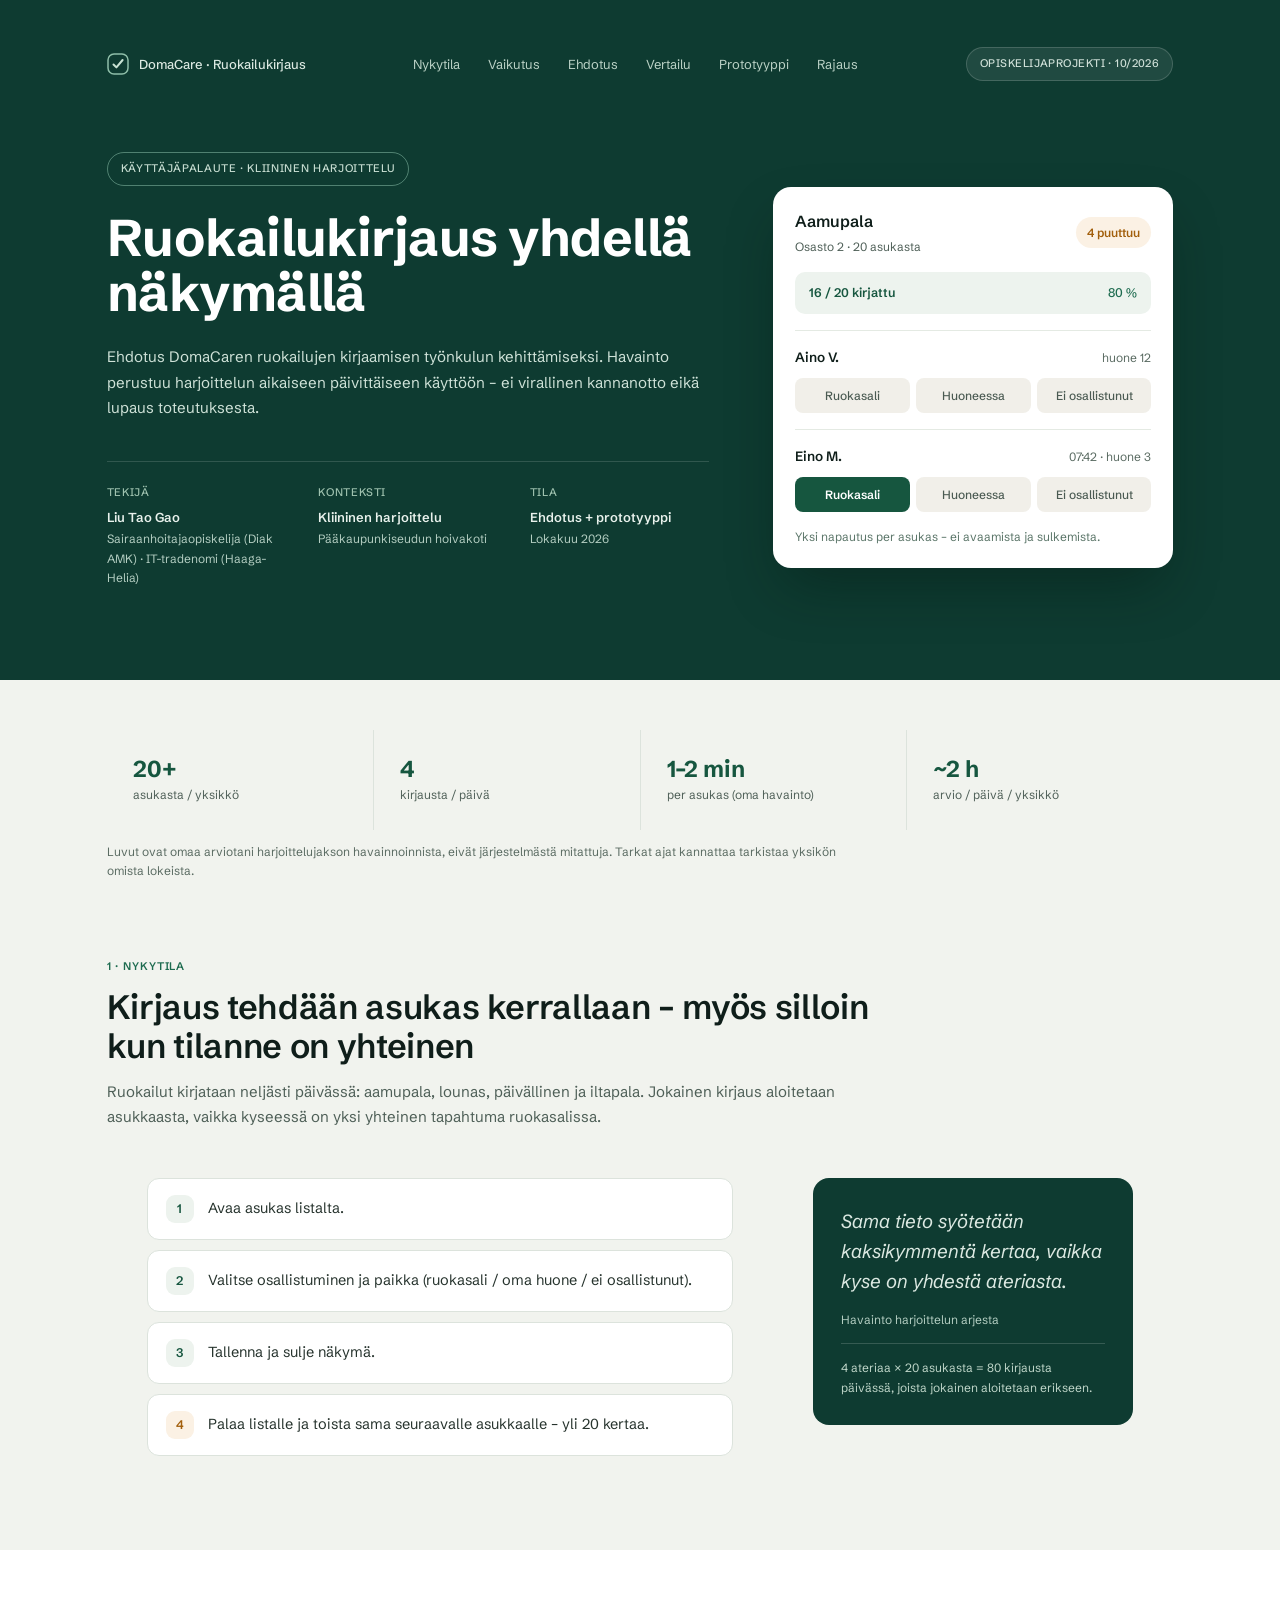
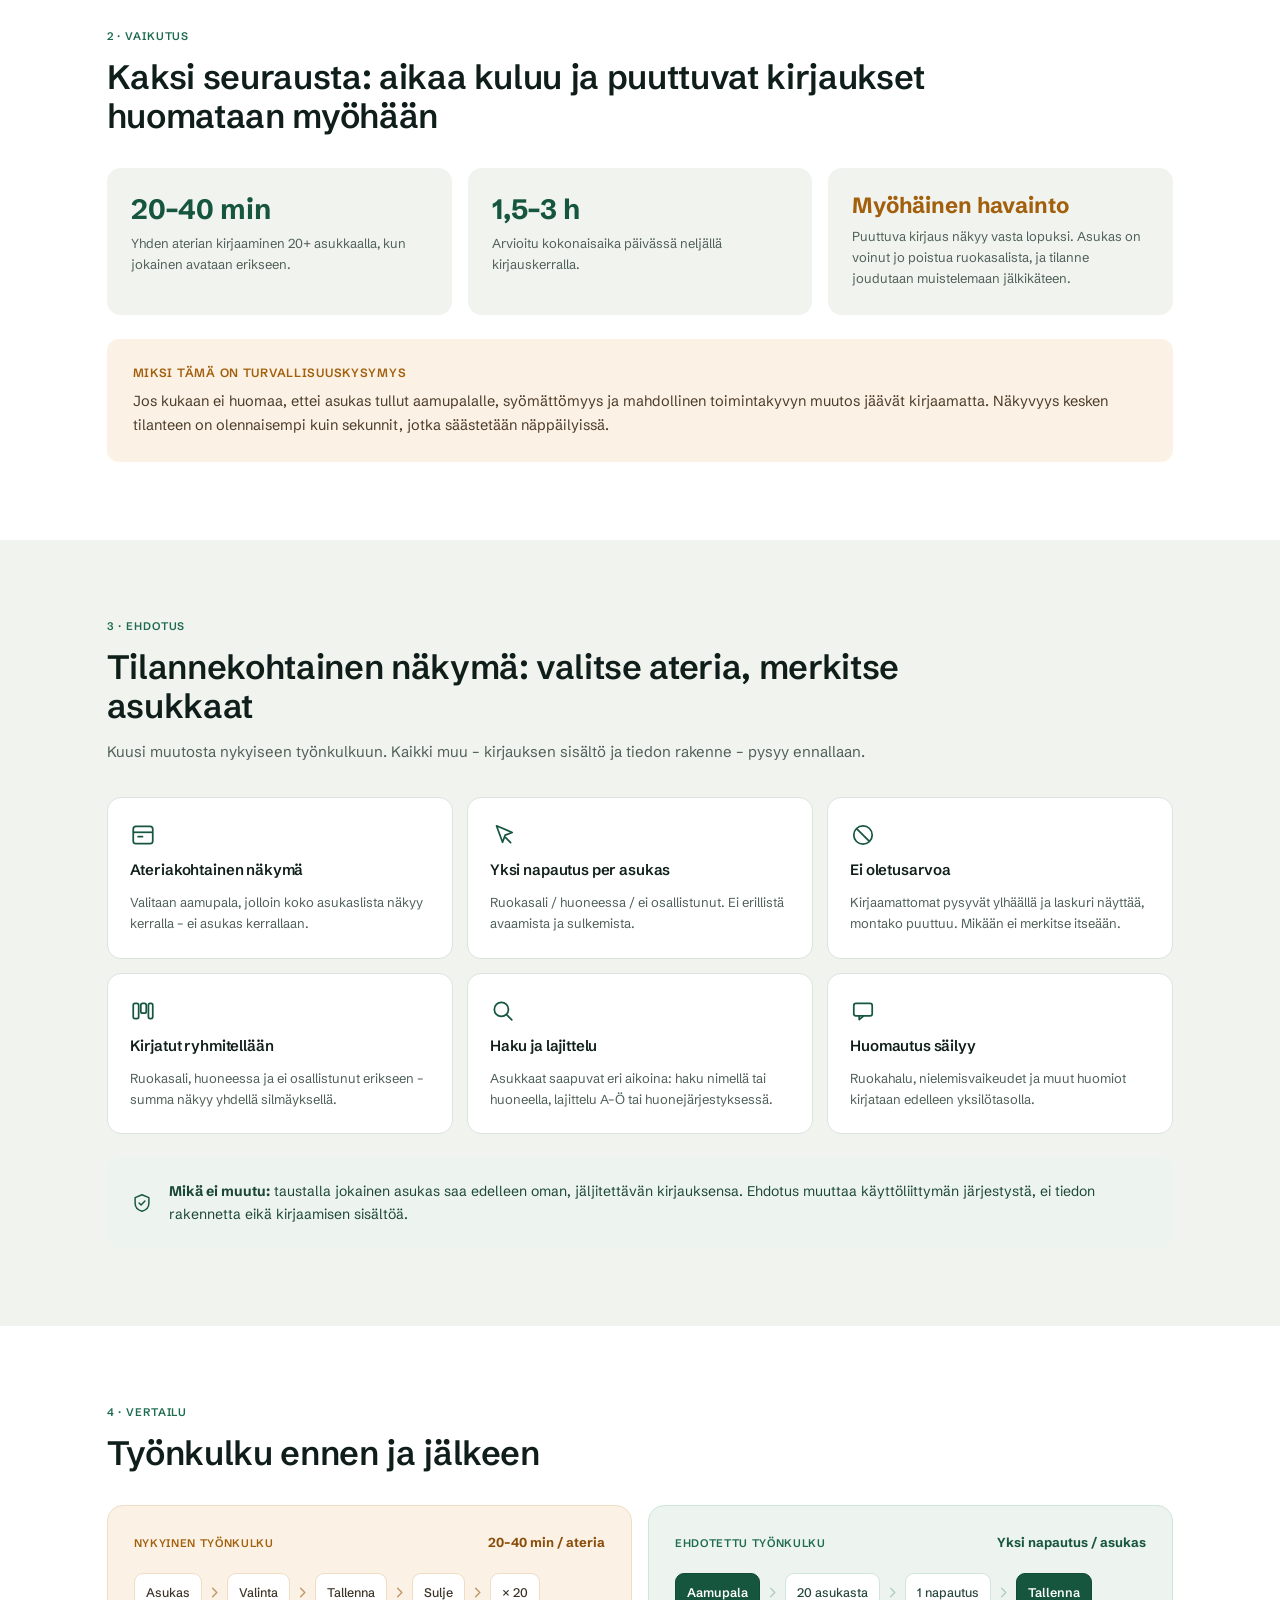
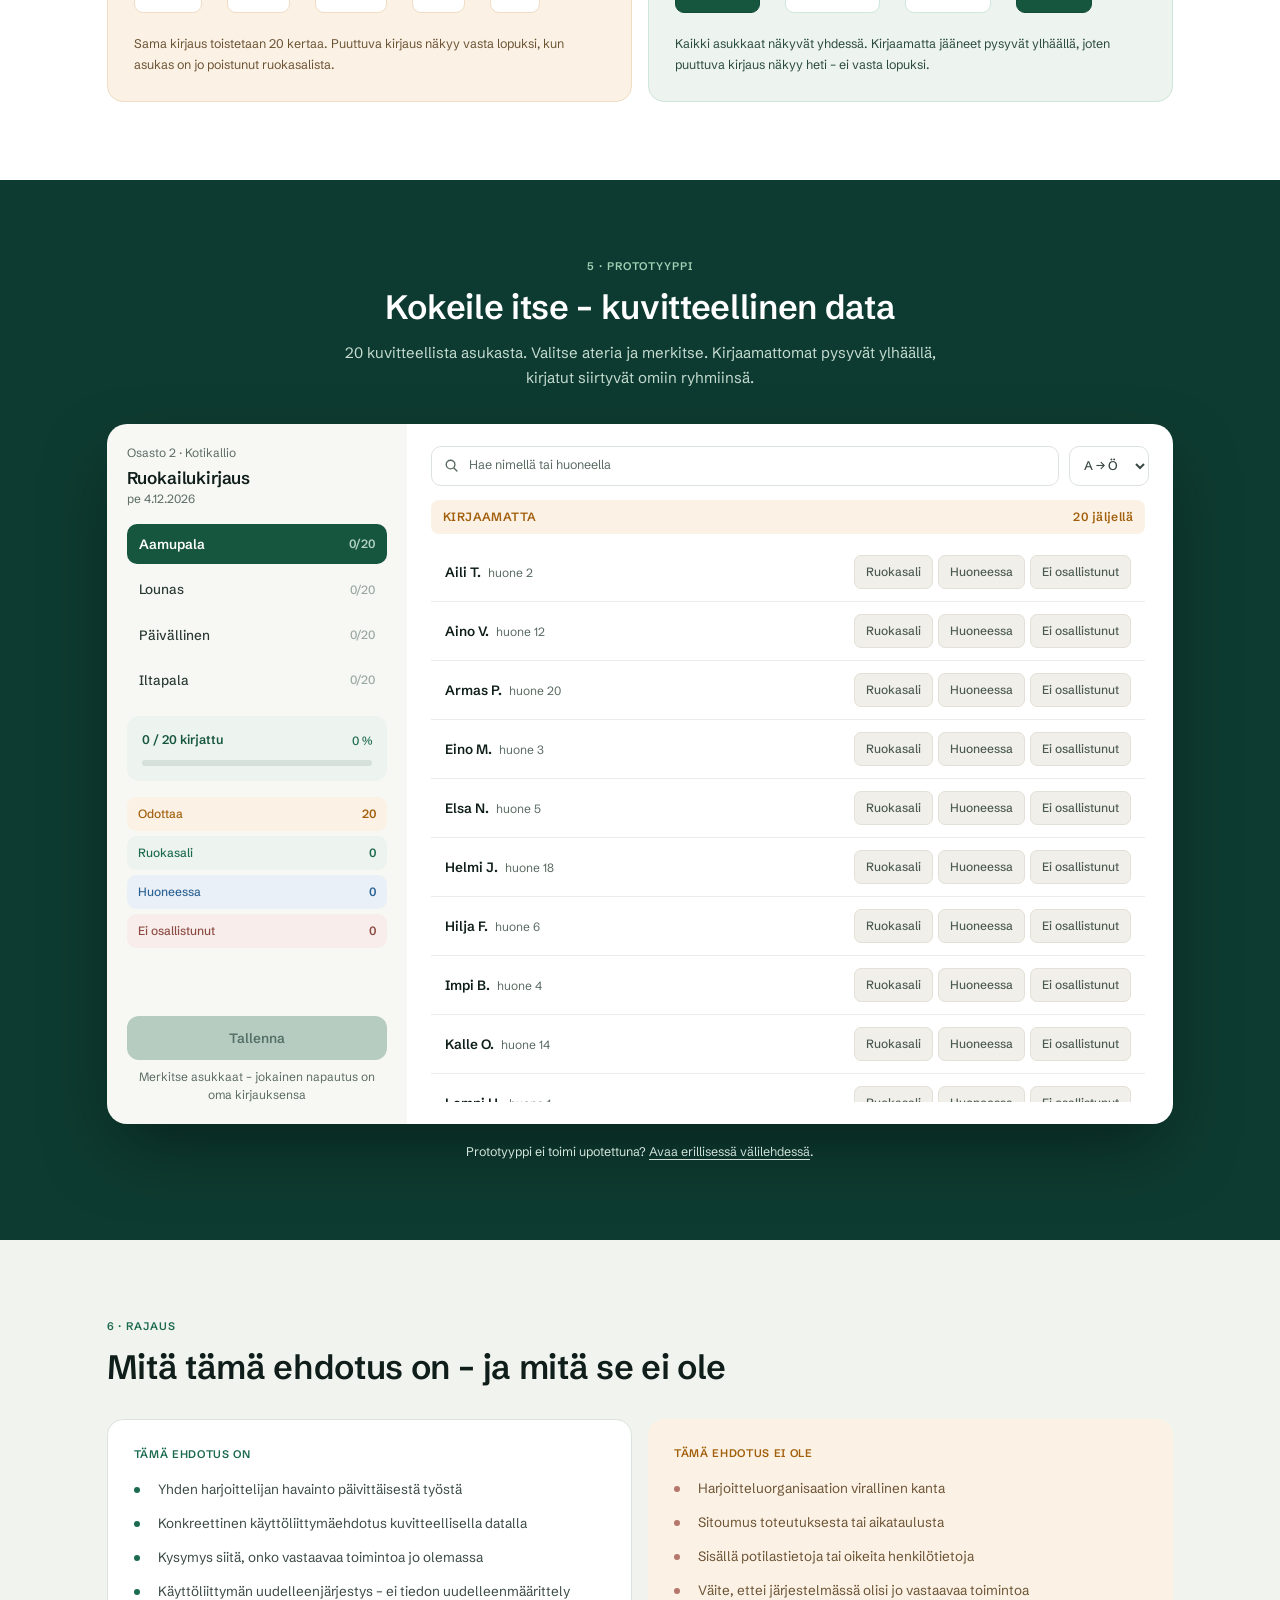
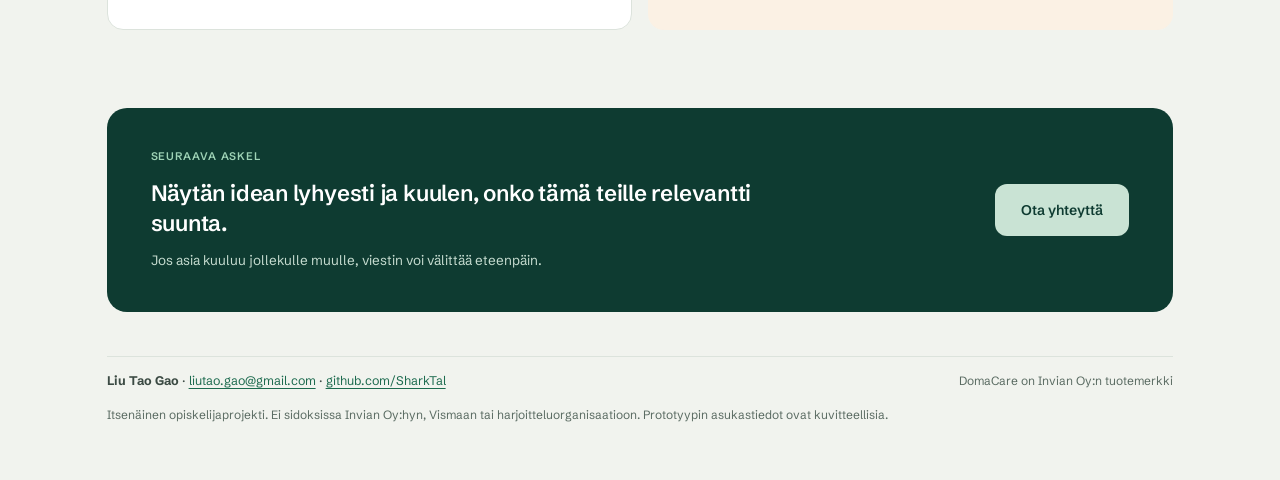
<file: index.html>
<!DOCTYPE html>
<html lang="fi">
<head>
<meta charset="utf-8">
<meta name="viewport" content="width=device-width, initial-scale=1">
<title>Ruokailukirjaus DomaCaressa – kehitysehdotus</title>
<meta name="description" content="Opiskelijaprojekti: ehdotus ruokailujen kirjaamisen työnkulun kehittämiseksi DomaCaressa. Sisältää klikattavan prototyypin kuvitteellisella datalla.">
<meta name="color-scheme" content="light">
<meta property="og:title" content="Ruokailukirjaus yhdellä näkymällä">
<meta property="og:description" content="Ehdotus DomaCaren ruokailujen kirjaamisen työnkulun kehittämiseksi – prototyyppi kuvitteellisella datalla.">
<meta property="og:type" content="article">
<link rel="preconnect" href="https://fonts.googleapis.com">
<link rel="preconnect" href="https://fonts.gstatic.com" crossorigin>
<link href="https://fonts.googleapis.com/css2?family=Schibsted+Grotesk:wght@400..900&display=swap" rel="stylesheet">
<link rel="stylesheet" href="assets/styles.css">
</head>
<body>
<a class="skip-link" href="#sisalto">Siirry sisältöön</a>

<header class="hero">
  <div class="wrap">
    <nav class="nav" aria-label="Päävalikko">
      <a class="brand" href="#">
        <svg width="22" height="22" viewBox="0 0 22 22" fill="none" aria-hidden="true">
          <rect x="1" y="1" width="20" height="20" rx="6" stroke="#8FBFA9" stroke-width="1.5"/>
          <path d="M6.5 11.5L9.4 14.4L15.6 7" stroke="#C9E3D4" stroke-width="2" stroke-linecap="round" stroke-linejoin="round"/>
        </svg>
        DomaCare · Ruokailukirjaus
      </a>
      <div class="nav-links">
        <a href="#nykytila">Nykytila</a>
        <a href="#vaikutus">Vaikutus</a>
        <a href="#ehdotus">Ehdotus</a>
        <a href="#vertailu">Vertailu</a>
        <a href="#prototyyppi">Prototyyppi</a>
        <a href="#rajaus">Rajaus</a>
      </div>
      <span class="pill">OPISKELIJAPROJEKTI · 10/2026</span>
    </nav>

    <div class="hero-body">
      <div class="hero-copy">
        <span class="badge">KÄYTTÄJÄPALAUTE · KLIININEN HARJOITTELU</span>
        <h1>Ruokailukirjaus yhdellä näkymällä</h1>
        <p class="lead">Ehdotus DomaCaren ruokailujen kirjaamisen työnkulun kehittämiseksi. Havainto perustuu harjoittelun aikaiseen päivittäiseen käyttöön – ei virallinen kannanotto eikä lupaus toteutuksesta.</p>
        <dl class="hero-meta">
          <div>
            <dt>TEKIJÄ</dt>
            <dd>Liu Tao Gao<span>Sairaanhoitajaopiskelija (Diak AMK) · IT-tradenomi (Haaga-Helia)</span></dd>
          </div>
          <div>
            <dt>KONTEKSTI</dt>
            <dd>Kliininen harjoittelu<span>Pääkaupunkiseudun hoivakoti</span></dd>
          </div>
          <div>
            <dt>TILA</dt>
            <dd>Ehdotus + prototyyppi<span>Lokakuu 2026</span></dd>
          </div>
        </dl>
      </div>

      <aside class="peek" aria-label="Esimerkki kirjausnäkymästä">
        <div class="peek-head">
          <div>
            <div class="peek-title">Aamupala</div>
            <div class="peek-sub">Osasto 2 · 20 asukasta</div>
          </div>
          <span class="peek-badge">4 puuttuu</span>
        </div>
        <div class="peek-progress"><span>16 / 20 kirjattu</span><span>80 %</span></div>
        <div class="peek-rule"></div>
        <div class="peek-row">
          <div class="peek-name">Aino V. <small>huone 12</small></div>
          <div class="peek-btns"><span>Ruokasali</span><span>Huoneessa</span><span>Ei osallistunut</span></div>
        </div>
        <div class="peek-rule"></div>
        <div class="peek-row">
          <div class="peek-name">Eino M. <small>07:42 · huone 3</small></div>
          <div class="peek-btns"><span class="is-on">Ruokasali</span><span>Huoneessa</span><span>Ei osallistunut</span></div>
        </div>
        <p class="peek-caption">Yksi napautus per asukas – ei avaamista ja sulkemista.</p>
      </aside>
    </div>
  </div>
</header>

<main id="sisalto">
  <div class="wrap">
    <div class="metrics">
      <div class="metric"><b>20+</b><span>asukasta / yksikkö</span></div>
      <div class="metric"><b>4</b><span>kirjausta / päivä</span></div>
      <div class="metric"><b>1–2 min</b><span>per asukas (oma havainto)</span></div>
      <div class="metric"><b>~2 h</b><span>arvio / päivä / yksikkö</span></div>
    </div>
    <p class="metrics-note">Luvut ovat omaa arviotani harjoittelujakson havainnoinnista, eivät järjestelmästä mitattuja. Tarkat ajat kannattaa tarkistaa yksikön omista lokeista.</p>
  </div>

  <section class="section" id="nykytila">
    <div class="wrap">
      <div class="section-head">
        <span class="eyebrow">1 · NYKYTILA</span>
        <h2>Kirjaus tehdään asukas kerrallaan – myös silloin kun tilanne on yhteinen</h2>
        <p class="sub">Ruokailut kirjataan neljästi päivässä: aamupala, lounas, päivällinen ja iltapala. Jokainen kirjaus aloitetaan asukkaasta, vaikka kyseessä on yksi yhteinen tapahtuma ruokasalissa.</p>
      </div>
      <div class="section-body split">
        <ol class="steps">
          <li class="step"><span class="step-n">1</span><p>Avaa asukas listalta.</p></li>
          <li class="step"><span class="step-n">2</span><p>Valitse osallistuminen ja paikka (ruokasali / oma huone / ei osallistunut).</p></li>
          <li class="step"><span class="step-n">3</span><p>Tallenna ja sulje näkymä.</p></li>
          <li class="step"><span class="step-n">4</span><p>Palaa listalle ja toista sama seuraavalle asukkaalle – yli 20 kertaa.</p></li>
        </ol>
        <figure class="quote">
          <blockquote>Sama tieto syötetään kaksikymmentä kertaa, vaikka kyse on yhdestä ateriasta.</blockquote>
          <figcaption>Havainto harjoittelun arjesta</figcaption>
          <div class="quote-rule"></div>
          <p class="quote-insight">4 ateriaa × 20 asukasta = 80 kirjausta päivässä, joista jokainen aloitetaan erikseen.</p>
        </figure>
      </div>
    </div>
  </section>

  <section class="section section--paper" id="vaikutus">
    <div class="wrap">
      <div class="section-head">
        <span class="eyebrow">2 · VAIKUTUS</span>
        <h2>Kaksi seurausta: aikaa kuluu ja puuttuvat kirjaukset huomataan myöhään</h2>
      </div>
      <div class="section-body">
        <div class="cards3">
          <div class="card">
            <b>20–40 min</b>
            <p>Yhden aterian kirjaaminen 20+ asukkaalla, kun jokainen avataan erikseen.</p>
          </div>
          <div class="card">
            <b>1,5–3 h</b>
            <p>Arvioitu kokonaisaika päivässä neljällä kirjauskerralla.</p>
          </div>
          <div class="card">
            <b class="card-long">Myöhäinen havainto</b>
            <p>Puuttuva kirjaus näkyy vasta lopuksi. Asukas on voinut jo poistua ruokasalista, ja tilanne joudutaan muistelemaan jälkikäteen.</p>
          </div>
        </div>
        <div class="callout">
          <b>MIKSI TÄMÄ ON TURVALLISUUSKYSYMYS</b>
          <p>Jos kukaan ei huomaa, ettei asukas tullut aamupalalle, syömättömyys ja mahdollinen toimintakyvyn muutos jäävät kirjaamatta. Näkyvyys kesken tilanteen on olennaisempi kuin sekunnit, jotka säästetään näppäilyissä.</p>
        </div>
      </div>
    </div>
  </section>

  <section class="section" id="ehdotus">
    <div class="wrap">
      <div class="section-head">
        <span class="eyebrow">3 · EHDOTUS</span>
        <h2>Tilannekohtainen näkymä: valitse ateria, merkitse asukkaat</h2>
        <p class="sub">Kuusi muutosta nykyiseen työnkulkuun. Kaikki muu – kirjauksen sisältö ja tiedon rakenne – pysyy ennallaan.</p>
      </div>
      <div class="section-body">
        <div class="features">
          <article class="feature">
            <svg width="26" height="26" viewBox="0 0 24 24" fill="none" aria-hidden="true">
              <rect x="3" y="4" width="18" height="16" rx="2.5" stroke="currentColor" stroke-width="1.6"/>
              <path d="M3 9.5h18" stroke="currentColor" stroke-width="1.6"/>
              <path d="M7.5 13.5h4" stroke="currentColor" stroke-width="1.6" stroke-linecap="round"/>
            </svg>
            <h3>Ateriakohtainen näkymä</h3>
            <p>Valitaan aamupala, jolloin koko asukaslista näkyy kerralla – ei asukas kerrallaan.</p>
          </article>
          <article class="feature">
            <svg width="26" height="26" viewBox="0 0 24 24" fill="none" aria-hidden="true">
              <path d="M6 3.5l5.6 15.2 2.4-6.6 6.5-2.4z" stroke="currentColor" stroke-width="1.6" stroke-linejoin="round"/>
              <path d="M14.5 14.5l4.5 4.5" stroke="currentColor" stroke-width="1.6" stroke-linecap="round"/>
            </svg>
            <h3>Yksi napautus per asukas</h3>
            <p>Ruokasali / huoneessa / ei osallistunut. Ei erillistä avaamista ja sulkemista.</p>
          </article>
          <article class="feature">
            <svg width="26" height="26" viewBox="0 0 24 24" fill="none" aria-hidden="true">
              <circle cx="12" cy="12" r="8.5" stroke="currentColor" stroke-width="1.6"/>
              <path d="M6.3 6.3l11.4 11.4" stroke="currentColor" stroke-width="1.6" stroke-linecap="round"/>
            </svg>
            <h3>Ei oletusarvoa</h3>
            <p>Kirjaamattomat pysyvät ylhäällä ja laskuri näyttää, montako puuttuu. Mikään ei merkitse itseään.</p>
          </article>
          <article class="feature">
            <svg width="26" height="26" viewBox="0 0 24 24" fill="none" aria-hidden="true">
              <rect x="3" y="5" width="5" height="14" rx="1.6" stroke="currentColor" stroke-width="1.6"/>
              <rect x="10" y="5" width="5" height="9" rx="1.6" stroke="currentColor" stroke-width="1.6"/>
              <rect x="17" y="5" width="4" height="14" rx="1.6" stroke="currentColor" stroke-width="1.6"/>
            </svg>
            <h3>Kirjatut ryhmitellään</h3>
            <p>Ruokasali, huoneessa ja ei osallistunut erikseen – summa näkyy yhdellä silmäyksellä.</p>
          </article>
          <article class="feature">
            <svg width="26" height="26" viewBox="0 0 24 24" fill="none" aria-hidden="true">
              <circle cx="10.5" cy="10.5" r="6.5" stroke="currentColor" stroke-width="1.6"/>
              <path d="M15.5 15.5l4.6 4.6" stroke="currentColor" stroke-width="1.6" stroke-linecap="round"/>
            </svg>
            <h3>Haku ja lajittelu</h3>
            <p>Asukkaat saapuvat eri aikoina: haku nimellä tai huoneella, lajittelu A–Ö tai huonejärjestyksessä.</p>
          </article>
          <article class="feature">
            <svg width="26" height="26" viewBox="0 0 24 24" fill="none" aria-hidden="true">
              <rect x="3.5" y="5" width="17" height="11.5" rx="2" stroke="currentColor" stroke-width="1.6"/>
              <path d="M8.5 16.5v3.4l4.2-3.4" stroke="currentColor" stroke-width="1.6" stroke-linejoin="round"/>
            </svg>
            <h3>Huomautus säilyy</h3>
            <p>Ruokahalu, nielemisvaikeudet ja muut huomiot kirjataan edelleen yksilötasolla.</p>
          </article>
        </div>
        <div class="holdbar">
          <svg width="22" height="22" viewBox="0 0 24 24" fill="none" aria-hidden="true">
            <path d="M12 3l7.5 3.2v6.1c0 4.2-3 7.4-7.5 8.7-4.5-1.3-7.5-4.5-7.5-8.7V6.2z" stroke="currentColor" stroke-width="1.6" stroke-linejoin="round"/>
            <path d="M8.8 12l2.2 2.2 4.2-4.4" stroke="currentColor" stroke-width="1.6" stroke-linecap="round" stroke-linejoin="round"/>
          </svg>
          <p><strong>Mikä ei muutu:</strong> taustalla jokainen asukas saa edelleen oman, jäljitettävän kirjauksensa. Ehdotus muuttaa käyttöliittymän järjestystä, ei tiedon rakennetta eikä kirjaamisen sisältöä.</p>
        </div>
      </div>
    </div>
  </section>

  <section class="section section--paper" id="vertailu">
    <div class="wrap">
      <div class="section-head">
        <span class="eyebrow">4 · VERTAILU</span>
        <h2>Työnkulku ennen ja jälkeen</h2>
      </div>
      <div class="section-body">
        <div class="panels">
          <div class="panel panel--before">
            <div class="panel-head">
              <span class="panel-label">NYKYINEN TYÖNKULKU</span>
              <span class="panel-metric">20–40 min / ateria</span>
            </div>
            <div class="flow">
              <span class="chip">Asukas</span>
              <span class="arrow" aria-hidden="true"><svg width="13" height="13" viewBox="0 0 14 14" fill="none"><path d="M5 2.5L9.5 7L5 11.5" stroke="currentColor" stroke-width="1.6" stroke-linecap="round" stroke-linejoin="round"/></svg></span>
              <span class="chip">Valinta</span>
              <span class="arrow" aria-hidden="true"><svg width="13" height="13" viewBox="0 0 14 14" fill="none"><path d="M5 2.5L9.5 7L5 11.5" stroke="currentColor" stroke-width="1.6" stroke-linecap="round" stroke-linejoin="round"/></svg></span>
              <span class="chip">Tallenna</span>
              <span class="arrow" aria-hidden="true"><svg width="13" height="13" viewBox="0 0 14 14" fill="none"><path d="M5 2.5L9.5 7L5 11.5" stroke="currentColor" stroke-width="1.6" stroke-linecap="round" stroke-linejoin="round"/></svg></span>
              <span class="chip">Sulje</span>
              <span class="arrow" aria-hidden="true"><svg width="13" height="13" viewBox="0 0 14 14" fill="none"><path d="M5 2.5L9.5 7L5 11.5" stroke="currentColor" stroke-width="1.6" stroke-linecap="round" stroke-linejoin="round"/></svg></span>
              <span class="chip">× 20</span>
            </div>
            <p class="panel-note">Sama kirjaus toistetaan 20 kertaa. Puuttuva kirjaus näkyy vasta lopuksi, kun asukas on jo poistunut ruokasalista.</p>
          </div>

          <div class="panel panel--after">
            <div class="panel-head">
              <span class="panel-label">EHDOTETTU TYÖNKULKU</span>
              <span class="panel-metric">Yksi napautus / asukas</span>
            </div>
            <div class="flow">
              <span class="chip is-lead">Aamupala</span>
              <span class="arrow" aria-hidden="true"><svg width="13" height="13" viewBox="0 0 14 14" fill="none"><path d="M5 2.5L9.5 7L5 11.5" stroke="currentColor" stroke-width="1.6" stroke-linecap="round" stroke-linejoin="round"/></svg></span>
              <span class="chip">20 asukasta</span>
              <span class="arrow" aria-hidden="true"><svg width="13" height="13" viewBox="0 0 14 14" fill="none"><path d="M5 2.5L9.5 7L5 11.5" stroke="currentColor" stroke-width="1.6" stroke-linecap="round" stroke-linejoin="round"/></svg></span>
              <span class="chip">1 napautus</span>
              <span class="arrow" aria-hidden="true"><svg width="13" height="13" viewBox="0 0 14 14" fill="none"><path d="M5 2.5L9.5 7L5 11.5" stroke="currentColor" stroke-width="1.6" stroke-linecap="round" stroke-linejoin="round"/></svg></span>
              <span class="chip is-end">Tallenna</span>
            </div>
            <p class="panel-note">Kaikki asukkaat näkyvät yhdessä. Kirjaamatta jääneet pysyvät ylhäällä, joten puuttuva kirjaus näkyy heti – ei vasta lopuksi.</p>
          </div>
        </div>
      </div>
    </div>
  </section>

  <section class="section section--dark" id="prototyyppi">
    <div class="wrap">
      <div class="section-head">
        <span class="eyebrow">5 · PROTOTYYPPI</span>
        <h2>Kokeile itse – kuvitteellinen data</h2>
        <p class="sub">20 kuvitteellista asukasta. Valitse ateria ja merkitse. Kirjaamattomat pysyvät ylhäällä, kirjatut siirtyvät omiin ryhmiinsä.</p>
      </div>

      <div class="stage">
        <div class="app" id="ruokailu-app">
          <noscript><p style="padding:24px">Prototyyppi vaatii JavaScriptin. Voit avata sen erikseen: <a href="prototyyppi.html">prototyyppi.html</a></p></noscript>
        </div>
      </div>

      <p class="app-foot">Prototyyppi ei toimi upotettuna? <a href="prototyyppi.html">Avaa erillisessä välilehdessä</a>.</p>
    </div>
  </section>

  <section class="section" id="rajaus">
    <div class="wrap">
      <div class="section-head">
        <span class="eyebrow">6 · RAJAUS</span>
        <h2>Mitä tämä ehdotus on – ja mitä se ei ole</h2>
      </div>
      <div class="section-body">
        <div class="scope">
          <div class="scope-panel scope-panel--is">
            <span class="scope-label">TÄMÄ EHDOTUS ON</span>
            <ul class="scope-list">
              <li>Yhden harjoittelijan havainto päivittäisestä työstä</li>
              <li>Konkreettinen käyttöliittymäehdotus kuvitteellisella datalla</li>
              <li>Kysymys siitä, onko vastaavaa toimintoa jo olemassa</li>
              <li>Käyttöliittymän uudelleenjärjestys – ei tiedon uudelleenmäärittely</li>
            </ul>
          </div>
          <div class="scope-panel scope-panel--isnot">
            <span class="scope-label">TÄMÄ EHDOTUS EI OLE</span>
            <ul class="scope-list">
              <li>Harjoitteluorganisaation virallinen kanta</li>
              <li>Sitoumus toteutuksesta tai aikataulusta</li>
              <li>Sisällä potilastietoja tai oikeita henkilötietoja</li>
              <li>Väite, ettei järjestelmässä olisi jo vastaavaa toimintoa</li>
            </ul>
          </div>
        </div>
      </div>
    </div>
  </section>

  <div class="wrap">
    <div class="cta">
      <div class="cta-copy">
        <span class="eyebrow">SEURAAVA ASKEL</span>
        <h2>Näytän idean lyhyesti ja kuulen, onko tämä teille relevantti suunta.</h2>
        <p>Jos asia kuuluu jollekulle muulle, viestin voi välittää eteenpäin.</p>
      </div>
      <a class="cta-btn" href="mailto:liutao.gao@gmail.com">Ota yhteyttä</a>
    </div>
  </div>
</main>

<footer class="footer">
  <div class="wrap">
    <div class="footer-rule"></div>
    <div class="footer-row">
      <span><strong>Liu Tao Gao</strong> · <a href="mailto:liutao.gao@gmail.com">liutao.gao@gmail.com</a> · <a href="https://github.com/SharkTal">github.com/SharkTal</a></span>
      <span class="trademark">DomaCare on Invian Oy:n tuotemerkki</span>
    </div>
    <p class="footer-note">Itsenäinen opiskelijaprojekti. Ei sidoksissa Invian Oy:hyn, Vismaan tai harjoitteluorganisaatioon. Prototyypin asukastiedot ovat kuvitteellisia.</p>
  </div>
</footer>

<script src="assets/app.js" defer></script>
</body>
</html>
</file>
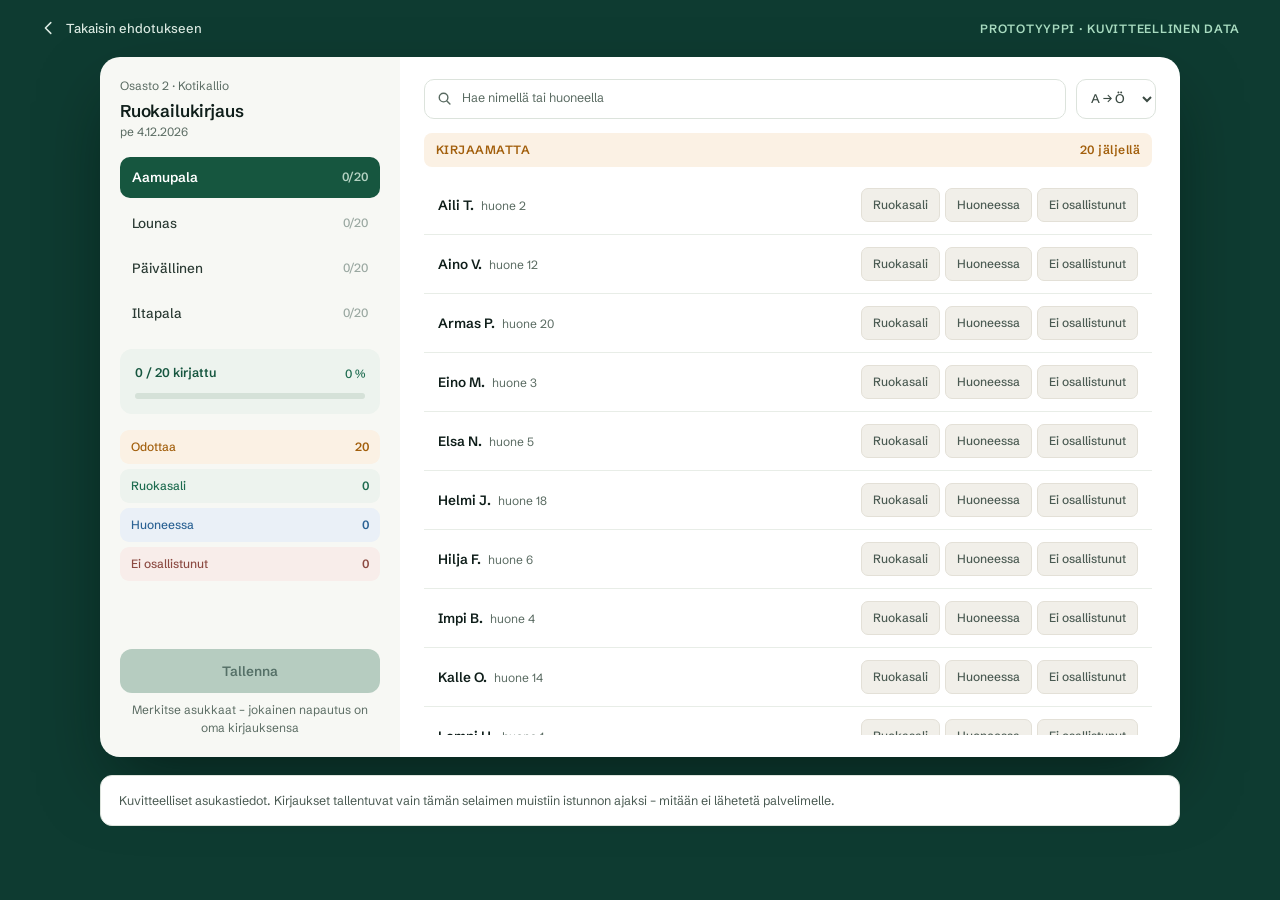
<file: prototyyppi.html>
<!DOCTYPE html>
<html lang="fi">
<head>
<meta charset="utf-8">
<meta name="viewport" content="width=device-width, initial-scale=1">
<title>Ruokailukirjaus – prototyyppi</title>
<meta name="description" content="Klikattava prototyyppi ruokailujen kirjaamisesta DomaCaressa. Kuvitteellinen data.">
<meta name="robots" content="noindex">
<meta name="color-scheme" content="light">
<link rel="preconnect" href="https://fonts.googleapis.com">
<link rel="preconnect" href="https://fonts.gstatic.com" crossorigin>
<link href="https://fonts.googleapis.com/css2?family=Schibsted+Grotesk:wght@400..900&display=swap" rel="stylesheet">
<link rel="stylesheet" href="assets/styles.css">
<link rel="stylesheet" href="assets/proto.css">
</head>
<body>
<header class="proto-top">
  <a href="index.html">
    <svg width="18" height="18" viewBox="0 0 20 20" fill="none" aria-hidden="true">
      <path d="M12 4l-6 6 6 6" stroke="currentColor" stroke-width="1.7" stroke-linecap="round" stroke-linejoin="round"/>
    </svg>
    Takaisin ehdotukseen
  </a>
  <span class="tagline">PROTOTYYPPI · KUVITTEELLINEN DATA</span>
</header>

<main class="proto-main">
  <div class="app" id="ruokailu-app">
    <noscript><p style="padding:24px">Tämä prototyyppi vaatii JavaScriptin.</p></noscript>
  </div>
  <p class="proto-note">Kuvitteelliset asukastiedot. Kirjaukset tallentuvat vain tämän selaimen muistiin istunnon ajaksi – mitään ei lähetetä palvelimelle.</p>
</main>

<script src="assets/app.js" defer></script>
</body>
</html>
</file>
<file: assets/styles.css>
/* ==========================================================================
   DomaCare · Ruokailukirjaus — ehdotus
   Design tokens + page styles
   ========================================================================== */

:root {
  /* Brand — pine / clinical */
  --pine-900: #0E3B31;
  --pine-800: #124A3C;
  --pine-700: #16563F;
  --pine-500: #1D6B4F;

  /* Surfaces */
  --sand: #F1F3EE;
  --paper: #FFFFFF;
  --card-tint: #F7F8F4;

  /* Ink */
  --ink: #0F1E1A;
  --body: #4A5A52;
  --muted: #4E5F57;
  --muted-2: #5A6B62;
  --on-dark: #C6DCD0;
  --on-dark-dim: #D5E6DC;

  /* Lines */
  --line: #DCE3DC;
  --line-strong: #C9D3C9;

  /* Semantic states */
  --pending: #A25F0C;
  --pending-bg: #FBF1E4;
  --pending-line: #EFDDC4;
  --salon: #1D6B4F;
  --salon-bg: #EDF3EE;
  --room: #2B6294;
  --room-bg: #EAF0F7;
  --none: #8C4A42;
  --none-bg: #F8EDEA;

  /* Type */
  --display: "Schibsted Grotesk", -apple-system, BlinkMacSystemFont, "Segoe UI", Arial, sans-serif;
  --text: var(--display);

  /* Rhythm */
  --gutter: clamp(20px, 8.33vw, 120px);
  --section-y: clamp(56px, 6.11vw, 88px);
}

* { box-sizing: border-box; }

html { -webkit-text-size-adjust: 100%; }

body {
  margin: 0;
  background: var(--sand);
  color: var(--ink);
  font-family: var(--text);
  font-size: 16px;
  line-height: 1.6;
  -webkit-font-smoothing: antialiased;
}

h1, h2, h3 { font-family: var(--display); margin: 0; letter-spacing: -0.01em; }

p { margin: 0; }

a { color: var(--pine-500); text-underline-offset: 3px; }

:focus-visible {
  outline: 2px solid var(--pine-500);
  outline-offset: 3px;
  border-radius: 4px;
}

.wrap {
  width: 100%;
  max-width: 1440px;
  margin: 0 auto;
  padding-left: var(--gutter);
  padding-right: var(--gutter);
}

.skip-link {
  position: absolute;
  left: -9999px;
  top: 0;
  background: #fff;
  color: var(--pine-700);
  padding: 10px 16px;
  z-index: 100;
  border-radius: 0 0 8px 0;
  font-weight: 600;
}
.skip-link:focus { left: 0; }

/* ==========================================================================
   Hero
   ========================================================================== */

.hero {
  background: var(--pine-900);
  padding: 36px 0 clamp(56px, 6vw, 88px);
}

.nav {
  display: flex;
  align-items: center;
  justify-content: space-between;
  gap: 16px 24px;
  min-height: 56px;
  flex-wrap: wrap;
}

.brand {
  display: inline-flex;
  align-items: center;
  gap: 10px;
  color: #DCE9E2;
  font-size: 13px;
  font-weight: 500;
  text-decoration: none;
  white-space: nowrap;
}

.brand svg { flex: none; }

.nav-links {
  display: flex;
  align-items: center;
  gap: 28px;
}

.nav-links a {
  color: #BCD3C7;
  font-size: 13px;
  text-decoration: none;
  transition: color .15s ease;
}

.nav-links a:hover,
.nav-links a:focus-visible { color: #fff; }

.pill {
  display: inline-block;
  padding: 7px 13px;
  border-radius: 100px;
  border: 1px solid rgba(255, 255, 255, .16);
  background: rgba(255, 255, 255, .08);
  color: #CFE0D8;
  font-size: 11px;
  font-weight: 500;
  letter-spacing: .04em;
  white-space: nowrap;
}

.hero-body {
  display: grid;
  grid-template-columns: minmax(0, 1fr) 400px;
  gap: clamp(32px, 5vw, 76px);
  align-items: center;
  margin-top: clamp(36px, 5vw, 60px);
}

.hero-copy { display: flex; flex-direction: column; gap: 24px; max-width: 720px; min-width: 0; }

.badge {
  display: inline-block;
  align-self: flex-start;
  padding: 7px 13px;
  border-radius: 100px;
  border: 1px solid rgba(159, 216, 190, .45);
  color: #C6DCD0;
  font-size: 11px;
  font-weight: 500;
  letter-spacing: .06em;
}

.hero h1 {
  font-size: clamp(34px, 4.03vw, 58px);
  line-height: 1.07;
  font-weight: 700;
  color: #fff;
}

.hero .lead {
  font-size: clamp(15px, 1.18vw, 17px);
  line-height: 1.7;
  color: #CFE2D8;
  max-width: 600px;
}

.hero-meta {
  display: grid;
  grid-template-columns: repeat(3, minmax(0, 1fr));
  width: 100%;
  gap: 18px 32px;
  padding-top: 22px;
  border-top: 1px solid rgba(255, 255, 255, .14);
}

.hero-meta dt {
  font-size: 11px;
  font-weight: 500;
  letter-spacing: .06em;
  color: #9FC2AF;
  margin-bottom: 5px;
}

.hero-meta dd {
  margin: 0;
  font-size: 13px;
  font-weight: 600;
  color: #E8F1EC;
}

.hero-meta dd span {
  display: block;
  font-size: 12px;
  font-weight: 400;
  color: #B4CEC2;
  margin-top: 2px;
}

/* ---------- hero product card ---------- */

.peek {
  background: var(--paper);
  border-radius: 18px;
  padding: 22px;
  display: flex;
  flex-direction: column;
  gap: 16px;
  box-shadow: 0 26px 56px -12px rgba(4, 22, 17, .44);
}

.peek-head {
  display: flex;
  align-items: center;
  justify-content: space-between;
  gap: 12px;
}

.peek-title { font-family: var(--display); font-size: 16px; font-weight: 600; color: var(--ink); }
.peek-sub { font-size: 12px; color: var(--muted); margin-top: 3px; }

.peek-badge {
  padding: 6px 11px;
  border-radius: 100px;
  background: var(--pending-bg);
  color: var(--pending);
  font-size: 12px;
  font-weight: 600;
  white-space: nowrap;
}

.peek-progress {
  display: flex;
  align-items: center;
  justify-content: space-between;
  padding: 11px 14px;
  border-radius: 10px;
  background: var(--salon-bg);
  font-size: 12.5px;
  font-weight: 600;
  color: var(--pine-700);
}

.peek-progress span:last-child { font-weight: 500; color: var(--pine-500); }

.peek-rule { height: 1px; background: #E4EAE3; }

.peek-row { display: flex; flex-direction: column; gap: 9px; }

.peek-name {
  display: flex;
  align-items: center;
  justify-content: space-between;
  font-size: 13.5px;
  font-weight: 600;
  color: var(--ink);
}

.peek-name small { font-size: 12px; font-weight: 400; color: var(--muted-2); }

.peek-btns { display: flex; gap: 6px; }

.peek-btns span {
  flex: 1;
  text-align: center;
  padding: 8px 0;
  border-radius: 8px;
  background: #F1EFE9;
  color: var(--body);
  font-size: 12px;
  font-weight: 500;
}

.peek-btns .is-on { background: var(--pine-700); color: #fff; font-weight: 600; }

.peek-caption { font-size: 12px; line-height: 1.55; color: #5A7568; }

/* ==========================================================================
   Metrics band
   ========================================================================== */

.metrics {
  display: grid;
  grid-template-columns: repeat(4, minmax(0, 1fr));
  gap: 1px;
  background: var(--line);
  margin-top: clamp(32px, 3.9vw, 56px);
}

.metric {
  background: var(--sand);
  padding: 26px;
  display: flex;
  flex-direction: column;
  gap: 4px;
}

.metric b {
  font-family: var(--display);
  font-size: clamp(22px, 1.8vw, 26px);
  font-weight: 700;
  color: var(--pine-700);
  line-height: 1.15;
}

.metric span { font-size: 12px; color: var(--muted); line-height: 1.45; }

.metrics-note {
  margin-top: 12px;
  max-width: 760px;
  font-size: 12px;
  line-height: 1.6;
  color: var(--muted-2);
}

/* ==========================================================================
   Section shell
   ========================================================================== */

.section { padding: var(--section-y) var(--gutter); }

/* The gutter lives on the section itself, so a tinted band is inset from its
   own edge; the wrapper keeps the same 1200px measure it had via its padding. */
.section > .wrap {
  max-width: 1200px;
  padding-left: 0;
  padding-right: 0;
}

.section--paper { background: var(--paper); }
.section--dark { background: var(--pine-900); }

.section-head { display: flex; flex-direction: column; gap: 12px; }

.eyebrow {
  font-size: 11px;
  font-weight: 600;
  letter-spacing: .08em;
  color: var(--pine-500);
}

.section--dark .eyebrow { color: #9ED3B6; }

.section-head h2 {
  font-size: clamp(26px, 2.64vw, 38px);
  line-height: 1.16;
  font-weight: 600;
  color: var(--ink);
  max-width: 820px;
}

.section--dark .section-head h2 { color: #fff; }

.section-head .sub {
  font-size: 15px;
  line-height: 1.65;
  color: var(--muted);
  max-width: 760px;
  margin-top: 2px;
}

.section--dark .section-head .sub { color: var(--on-dark); }

.section-body { margin-top: clamp(24px, 2.5vw, 36px); }

/* ==========================================================================
   1 · Nykytila — steps + quote
   ========================================================================== */

.split {
  display: grid;
  grid-template-columns: minmax(0, 1fr) 400px;
  gap: 40px;
  align-items: start;
}

.steps { display: flex; flex-direction: column; gap: 10px; }

.step {
  display: flex;
  align-items: center;
  gap: 14px;
  padding: 16px 18px;
  background: var(--paper);
  border: 1px solid var(--line);
  border-radius: 12px;
}

.step-n {
  flex: none;
  width: 28px;
  height: 28px;
  display: grid;
  place-items: center;
  border-radius: 9px;
  background: var(--salon-bg);
  color: var(--pine-700);
  font-size: 12.5px;
  font-weight: 600;
}

.step:last-child .step-n { background: var(--pending-bg); color: var(--pending); }

.step p { font-size: 14.5px; line-height: 1.5; color: #26332D; }

.quote {
  background: var(--pine-900);
  border-radius: 16px;
  padding: 28px;
  display: flex;
  flex-direction: column;
  gap: 14px;
}

.quote blockquote {
  margin: 0;
  font-family: var(--display);
  font-style: italic;
  font-size: 19px;
  line-height: 1.58;
  color: #DCE9E2;
}

.quote figcaption { font-size: 12px; color: #B4CEC2; }

.quote .quote-rule { height: 1px; background: rgba(255, 255, 255, .16); }

.quote .quote-insight {
  font-size: 12px;
  line-height: 1.65;
  color: #BFD6C9;
}

/* ==========================================================================
   2 · Vaikutus — impact cards + callout
   ========================================================================== */

.cards3 {
  display: grid;
  grid-template-columns: repeat(3, minmax(0, 1fr));
  gap: 16px;
}

.card {
  background: var(--sand);
  border-radius: 14px;
  padding: 26px 24px;
  display: flex;
  flex-direction: column;
  gap: 8px;
}

.card b {
  font-family: var(--display);
  font-size: 28px;
  font-weight: 700;
  line-height: 1.1;
  color: var(--pine-700);
}

.card .card-long { font-size: 22px; color: var(--pending); }

.card p { font-size: 13px; line-height: 1.6; color: var(--muted); }

.callout {
  margin-top: clamp(20px, 2.4vw, 24px);
  background: var(--pending-bg);
  border-radius: 12px;
  padding: 24px 26px;
  display: flex;
  flex-direction: column;
  gap: 7px;
}

.callout b {
  font-size: 12px;
  font-weight: 600;
  letter-spacing: .06em;
  color: var(--pending);
}

.callout p { font-size: 14.5px; line-height: 1.68; color: #4A3A28; max-width: 980px; }

/* ==========================================================================
   3 · Ehdotus — feature grid + reassurance bar
   ========================================================================== */

.features {
  display: grid;
  grid-template-columns: repeat(3, minmax(0, 1fr));
  gap: 14px;
}

.feature {
  background: var(--paper);
  border: 1px solid var(--line);
  border-radius: 14px;
  padding: 24px 22px;
  display: flex;
  flex-direction: column;
  gap: 12px;
}

.feature svg { color: var(--pine-700); }

.feature h3 { font-size: 15px; font-weight: 600; color: var(--ink); line-height: 1.35; }

.feature p { font-size: 13px; line-height: 1.6; color: var(--muted); }

.holdbar {
  display: flex;
  align-items: center;
  gap: 16px;
  margin-top: clamp(20px, 2.4vw, 24px);
  padding: 22px 24px;
  background: var(--salon-bg);
  border-radius: 12px;
}

.holdbar svg { flex: none; color: var(--pine-700); }

.holdbar p { font-size: 14px; line-height: 1.62; color: #1B4735; }

/* ==========================================================================
   4 · Vertailu — before / after panels
   ========================================================================== */

.panels {
  display: grid;
  grid-template-columns: repeat(2, minmax(0, 1fr));
  gap: 16px;
}

.panel {
  border-radius: 16px;
  padding: 26px;
  display: flex;
  flex-direction: column;
  gap: 20px;
}

.panel--before { background: var(--pending-bg); border: 1px solid var(--pending-line); }
.panel--after { background: var(--salon-bg); border: 1px solid #CFE6DC; }

.panel-head {
  display: flex;
  align-items: baseline;
  justify-content: space-between;
  gap: 12px;
  flex-wrap: wrap;
}

.panel-label { font-size: 11px; font-weight: 600; letter-spacing: .06em; }
.panel--before .panel-label { color: var(--pending); }
.panel--after .panel-label { color: var(--pine-500); }

.panel-metric { font-family: var(--display); font-size: 13px; font-weight: 700; }
.panel--before .panel-metric { color: #8A4E0A; }
.panel--after .panel-metric { color: var(--pine-700); }

.flow { display: flex; flex-wrap: wrap; align-items: center; gap: 6px; }

.chip {
  display: inline-flex;
  align-items: center;
  padding: 9px 11px;
  border-radius: 9px;
  font-size: 12.5px;
  font-weight: 500;
  white-space: nowrap;
}

.panel--before .chip { background: #fff; border: 1px solid var(--pending-line); color: #3B3226; }
.panel--after .chip { background: #fff; border: 1px solid #CFE6DC; color: #23443A; }
.panel--after .chip.is-lead { background: var(--pine-700); border-color: var(--pine-800); color: #fff; font-weight: 600; }
.panel--after .chip.is-end { background: var(--pine-700); border-color: var(--pine-800); color: #fff; font-weight: 600; }

.arrow { flex: none; color: #C09A6A; display: inline-flex; }
.panel--after .arrow { color: #B4CEC2; }

.panel p.panel-note { font-size: 12.5px; line-height: 1.68; }
.panel--before p.panel-note { color: #6B5334; }
.panel--after p.panel-note { color: #2A4A3E; }

/* ==========================================================================
   5 · Prototyyppi — live app
   ========================================================================== */

.section--dark .section-head { align-items: center; text-align: center; }
.section--dark .section-head h2,
.section--dark .section-head .sub { text-align: center; }
.section--dark .section-head .sub { max-width: 620px; }

.stage {
  display: flex;
  justify-content: center;
  margin-top: clamp(24px, 2.6vw, 34px);
}

.app {
  width: 100%;
  max-width: 1080px;
  height: 700px;
  display: grid;
  grid-template-columns: 300px minmax(0, 1fr);
  border-radius: 20px;
  overflow: hidden;
  box-shadow: 0 30px 70px -14px rgba(2, 14, 11, .55);
  font-size: 14px;
  line-height: 1.5;
  color: var(--ink);
}

/* ---------- app rail ---------- */

.rail {
  background: var(--card-tint);
  padding: 20px;
  display: flex;
  flex-direction: column;
  justify-content: space-between;
  gap: 18px;
  overflow-y: auto;
}

.rail-sub { font-size: 12px; color: var(--muted-2); }
.rail-title { font-family: var(--display); font-size: 17px; font-weight: 600; margin: 3px 0 0; }
.rail-date { font-size: 12px; color: var(--muted-2); }

.rail-top { display: flex; flex-direction: column; gap: 16px; }

.meals { display: flex; flex-direction: column; gap: 5px; }

.meal {
  display: flex;
  align-items: center;
  justify-content: space-between;
  gap: 8px;
  width: 100%;
  padding: 10px 12px;
  border: 0;
  border-radius: 10px;
  background: transparent;
  font: inherit;
  font-size: 13.5px;
  font-weight: 500;
  color: #2A3A33;
  cursor: pointer;
  text-align: left;
  transition: background .12s ease;
}

.meal:hover { background: #F0EEE7; }

.meal .meal-count { font-size: 12px; color: #9AA8A1; }

.meal[aria-current="true"] {
  background: var(--pine-700);
  color: #fff;
  font-weight: 600;
}

.meal[aria-current="true"] .meal-count { color: #B4D2C2; }

.progress-block {
  padding: 15px;
  border-radius: 12px;
  background: var(--salon-bg);
  display: flex;
  flex-direction: column;
  gap: 10px;
}

.progress-line {
  display: flex;
  align-items: center;
  justify-content: space-between;
  font-size: 12.5px;
  font-weight: 600;
  color: var(--pine-700);
}

.progress-line span:last-child { font-size: 12px; font-weight: 500; color: var(--pine-500); }

.bar { height: 6px; border-radius: 99px; background: #D5E1D8; overflow: hidden; }
.bar > i {
  display: block;
  height: 100%;
  width: 0;
  border-radius: 99px;
  background: var(--pine-500);
  transition: width .22s ease;
}

.summary { display: flex; flex-direction: column; gap: 5px; }

.summary-row {
  display: flex;
  align-items: center;
  justify-content: space-between;
  padding: 8px 11px;
  border-radius: 9px;
  font-size: 12px;
  font-weight: 500;
}

.summary-row b { font-weight: 600; }
.summary-row[data-s="pending"] { background: var(--pending-bg); color: var(--pending); }
.summary-row[data-s="1"] { background: var(--salon-bg); color: var(--salon); }
.summary-row[data-s="2"] { background: var(--room-bg); color: var(--room); }
.summary-row[data-s="3"] { background: var(--none-bg); color: var(--none); }

.save-block { display: flex; flex-direction: column; gap: 8px; }

.save {
  width: 100%;
  height: 44px;
  border: 0;
  border-radius: 12px;
  background: var(--pine-700);
  color: #fff;
  font: inherit;
  font-size: 13.5px;
  font-weight: 600;
  cursor: pointer;
  transition: background .12s ease;
}

.save:hover { background: var(--pine-800); }
.save:disabled { background: #B6CCC0; color: #557067; cursor: not-allowed; }

.save-caption { font-size: 12px; text-align: center; color: var(--muted-2); }

/* ---------- app main ---------- */

.main {
  padding: 22px 24px;
  display: flex;
  flex-direction: column;
  gap: 14px;
  min-width: 0;
  overflow: hidden;
  background: #fff;
}

#app-list {
  flex: 1;
  min-height: 0;
  overflow-y: auto;
  overscroll-behavior: contain;
  display: flex;
  flex-direction: column;
  gap: 10px;
  padding-right: 4px;
  scrollbar-width: thin;
  scrollbar-color: #C9D3C9 transparent;
}

#app-list::-webkit-scrollbar { width: 8px; }
#app-list::-webkit-scrollbar-thumb { background: #C9D3C9; border-radius: 99px; }
#app-list::-webkit-scrollbar-track { background: transparent; }

.toolbar { display: flex; gap: 10px; }

.search {
  flex: 1;
  min-width: 0;
  display: flex;
  align-items: center;
  gap: 8px;
  height: 40px;
  padding: 0 12px;
  border: 1px solid var(--line);
  border-radius: 10px;
  background: #fff;
}

.search svg { flex: none; color: var(--muted-2); }

.search input {
  flex: 1;
  min-width: 0;
  border: 0;
  outline: none;
  font: inherit;
  font-size: 12.5px;
  color: var(--ink);
  background: transparent;
}

.search input::placeholder { color: #5A6B62; }

.sort {
  height: 40px;
  padding: 0 10px;
  border: 1px solid var(--line);
  border-radius: 10px;
  background: #fff;
  font: inherit;
  font-size: 12.5px;
  font-weight: 500;
  color: #3B4A43;
  cursor: pointer;
}

.group-bar {
  display: flex;
  align-items: center;
  justify-content: space-between;
  padding: 8px 12px;
  border-radius: 8px;
  font-size: 12px;
  font-weight: 600;
  letter-spacing: .04em;
}

.group-bar[data-s="pending"] { background: var(--pending-bg); color: var(--pending); }
.group-bar[data-s="1"] { background: var(--salon-bg); color: var(--salon); }
.group-bar[data-s="2"] { background: var(--room-bg); color: var(--room); }
.group-bar[data-s="3"] { background: var(--none-bg); color: var(--none); }

.list { display: flex; flex-direction: column; gap: 1px; }

.row-pending {
  display: flex;
  align-items: center;
  justify-content: space-between;
  gap: 12px;
  min-height: 58px;
  padding: 8px 14px;
  background: #fff;
  border-bottom: 1px solid #E8EDE7;
}

.row-pending .who { display: flex; align-items: baseline; gap: 7px; min-width: 0; }
.row-pending .who span { font-size: 13.5px; font-weight: 600; white-space: nowrap; overflow: hidden; text-overflow: ellipsis; }
.row-pending .who small { font-size: 12px; font-weight: 400; color: #5A6B62; white-space: nowrap; }

.state-btns { display: flex; gap: 5px; flex: none; }

.state-btn {
  padding: 7px 11px;
  border: 1px solid #E3E0D7;
  border-radius: 7px;
  background: #F1EFE9;
  font: inherit;
  font-size: 12px;
  font-weight: 500;
  color: var(--body);
  cursor: pointer;
  white-space: nowrap;
  transition: background .12s ease, border-color .12s ease;
}

.state-btn:hover { background: #E7E4DA; border-color: #D5D1C4; }
.state-btn[aria-pressed="true"] { background: var(--pine-700); border-color: var(--pine-700); color: #fff; font-weight: 600; }
.state-btn[data-v="2"][aria-pressed="true"] { background: var(--room); border-color: var(--room); }
.state-btn[data-v="3"][aria-pressed="true"] { background: var(--none); border-color: var(--none); }

.row-done {
  display: flex;
  align-items: center;
  justify-content: space-between;
  gap: 12px;
  min-height: 44px;
  padding: 5px 14px;
  background: #fff;
  border: 0;
  border-bottom: 1px solid #E8EDE7;
  width: 100%;
  font: inherit;
  text-align: left;
  cursor: pointer;
}

.row-done:hover { background: #FBFAF6; }

.row-done .who { display: flex; align-items: baseline; gap: 7px; min-width: 0; }
.row-done .who span { font-size: 13px; font-weight: 600; }
.row-done .who small { font-size: 12px; font-weight: 400; color: #5A6B62; }

.row-done .meta { display: flex; align-items: center; gap: 9px; flex: none; }

.tag {
  padding: 5px 9px;
  border-radius: 6px;
  font-size: 11px;
  font-weight: 600;
}

.tag[data-s="1"] { background: var(--salon-bg); color: var(--salon); }
.tag[data-s="2"] { background: var(--room-bg); color: var(--room); }
.tag[data-s="3"] { background: var(--none-bg); color: var(--none); }

.row-done .time { font-size: 12px; color: #5A6B62; }
.row-done .note-mark { font-size: 12px; color: var(--pine-500); }

.note-editor {
  display: flex;
  flex-direction: column;
  gap: 8px;
  padding: 10px 14px 12px;
  background: #FBFAF6;
  border-bottom: 1px solid #E8EDE7;
}

.note-editor .state-btns { margin-bottom: 2px; }
.note-editor .state-btn { padding: 6px 10px; font-size: 12px; }

.note-editor label { font-size: 12px; font-weight: 600; color: var(--muted); letter-spacing: .04em; }

.note-hint { font-size: 12px; line-height: 1.5; color: var(--muted-2); }

.note-editor input,
.note-editor textarea {
  width: 100%;
  padding: 8px 10px;
  border: 1px solid var(--line-strong);
  border-radius: 8px;
  font: inherit;
  font-size: 12px;
  color: var(--ink);
  background: #fff;
  resize: vertical;
}

.empty {
  padding: 14px;
  font-size: 12.5px;
  color: var(--muted-2);
  background: #fff;
  border-bottom: 1px solid #E8EDE7;
}

.toast {
  position: fixed;
  left: 50%;
  bottom: 28px;
  transform: translate(-50%, 12px);
  background: var(--pine-900);
  color: #fff;
  padding: 13px 20px;
  border-radius: 12px;
  font-size: 13px;
  box-shadow: 0 18px 40px -12px rgba(0, 0, 0, .5);
  opacity: 0;
  pointer-events: none;
  transition: opacity .18s ease, transform .18s ease;
  z-index: 50;
}

.toast[data-open="true"] { opacity: 1; transform: translate(-50%, 0); }

.app-foot {
  margin-top: 18px;
  text-align: center;
  font-size: 12.5px;
  color: var(--on-dark-dim);
}

.app-foot a { color: #CFE0D8; }

/* ==========================================================================
   6 · Rajaus
   ========================================================================== */

.scope {
  display: grid;
  grid-template-columns: repeat(2, minmax(0, 1fr));
  gap: 16px;
}

.scope-panel {
  border-radius: 16px;
  padding: 26px;
  display: flex;
  flex-direction: column;
  gap: 16px;
}

.scope-panel--is { background: var(--paper); border: 1px solid var(--line); }
.scope-panel--isnot { background: var(--pending-bg); }

.scope-label { font-size: 11px; font-weight: 600; letter-spacing: .06em; }
.scope-panel--is .scope-label { color: var(--pine-500); }
.scope-panel--isnot .scope-label { color: var(--pending); }

.scope-list { list-style: none; margin: 0; padding: 0; display: flex; flex-direction: column; gap: 12px; }

.scope-list li {
  position: relative;
  padding-left: 24px;
  font-size: 13.5px;
  line-height: 1.62;
}

.scope-list li::before {
  content: "";
  position: absolute;
  left: 0;
  top: 8px;
  width: 6px;
  height: 6px;
  border-radius: 50%;
}

.scope-panel--is .scope-list li { color: #3B4A43; }
.scope-panel--is .scope-list li::before { background: var(--pine-500); }
.scope-panel--isnot .scope-list li { color: #6B5334; }
.scope-panel--isnot .scope-list li::before { background: #B5766B; }

/* ==========================================================================
   CTA + footer
   ========================================================================== */

.cta {
  background: var(--pine-900);
  border-radius: 20px;
  padding: 40px 44px;
  display: flex;
  align-items: center;
  justify-content: space-between;
  gap: 48px;
}

.cta-copy { display: flex; flex-direction: column; gap: 12px; max-width: 640px; }

.cta .eyebrow { color: #9ED3B6; }

.cta h2 {
  font-size: clamp(20px, 1.74vw, 25px);
  line-height: 1.35;
  font-weight: 600;
  color: #fff;
}

.cta p { font-size: 13.5px; line-height: 1.62; color: var(--on-dark); }

.cta-btn {
  flex: none;
  display: inline-block;
  padding: 15px 26px;
  border-radius: 12px;
  background: #C9E3D4;
  color: var(--pine-900);
  font-size: 14px;
  font-weight: 600;
  text-decoration: none;
  white-space: nowrap;
  transition: background .15s ease;
}

.cta-btn:hover { background: #DCEDE3; }

.footer {
  padding: 44px 0 56px;
}

.footer-rule { height: 1px; background: var(--line); margin-bottom: 14px; }

.footer-row {
  display: flex;
  align-items: center;
  justify-content: space-between;
  gap: 16px;
  flex-wrap: wrap;
  font-size: 12.5px;
  color: #3B4A43;
}

.footer-row .trademark { font-size: 12px; color: var(--muted-2); font-weight: 400; }

.footer-note {
  margin-top: 14px;
  max-width: 820px;
  font-size: 12px;
  line-height: 1.65;
  color: var(--muted-2);
}

/* ==========================================================================
   Responsive
   ========================================================================== */

@media (max-width: 1100px) {
  .hero-body { grid-template-columns: minmax(0, 1fr); gap: 40px; }
  .peek { max-width: 440px; }
  .split { grid-template-columns: minmax(0, 1fr); }
  .quote { max-width: 520px; }
  .cards3, .features { grid-template-columns: repeat(2, minmax(0, 1fr)); }
  .app { grid-template-columns: 260px minmax(0, 1fr); }
}

@media (max-width: 860px) {
  .nav-links { display: none; }
  .metrics { grid-template-columns: repeat(2, minmax(0, 1fr)); }
  .panels, .scope { grid-template-columns: minmax(0, 1fr); }
  .cta { flex-direction: column; align-items: flex-start; gap: 24px; padding: 32px 28px; }

  /* App stacks: meals → list → save (save stays reachable at the bottom) */
  .app {
    display: flex;
    flex-direction: column;
    grid-template-columns: none;
    height: auto;
  }

  .rail { display: contents; }

  .rail-top {
    order: 1;
    padding: 18px 16px 16px;
    background: var(--card-tint);
    display: flex;
    flex-direction: column;
    gap: 14px;
  }

  .main { order: 2; padding: 18px 16px 14px; }

  #app-list { max-height: 460px; overflow-y: auto; }

  .save-block {
    order: 3;
    position: sticky;
    bottom: 0;
    padding: 12px 16px 14px;
    background: var(--card-tint);
    border-top: 1px solid var(--line);
  }

  .meals { flex-direction: row; overflow-x: auto; gap: 6px; padding-bottom: 2px; }
  .meal { width: auto; flex: none; white-space: nowrap; gap: 6px; padding: 10px 9px; font-size: 12px; }
  .meal .meal-count { display: none; }

  .summary { flex-direction: row; flex-wrap: wrap; }
  .summary-row { flex: 1 1 calc(50% - 5px); }

  .row-pending { flex-direction: column; align-items: flex-start; gap: 8px; padding: 10px 14px; }
  .state-btns { width: 100%; }
  .state-btn { flex: 1; text-align: center; }
}

@media (max-width: 620px) {
  .pill { display: none; }
  .brand { font-size: 12px; }
  .hero-meta { grid-template-columns: minmax(0, 1fr); gap: 16px; }
  .cards3, .features { grid-template-columns: minmax(0, 1fr); }
  .card-long { font-size: 20px; }
  .holdbar { flex-direction: column; align-items: flex-start; gap: 10px; }
  .row-done { flex-wrap: wrap; }
  /* Kapealla näytöllä vaakaketju taittuisi niin, että nuoli jäisi yksin
     rivin alkuun. Ketju luetaan silloin pystysuuntaisena. */
  .flow { flex-direction: column; align-items: flex-start; gap: 6px; }
  .flow .arrow { transform: rotate(90deg); margin-left: 8px; }
}

@media (prefers-reduced-motion: reduce) {
  * { transition: none !important; animation: none !important; }
}
</file>
<file: assets/proto.css>
/* ==========================================================================
   Prototyyppi-sivu — oma tumma kehys, ei mitään muuta
   ==========================================================================
   Tämä tiedosto on tarkoituksella erillään styles.css:stä: prototyyppisivu on
   oma sivunsa, ja sen tumma tausta on määritelty täällä eikä inline-tyylinä,
   jotta taustan ja tekstin kontrasti on yhdestä paikasta luettavissa.
   ========================================================================== */

body {
  background: var(--pine-900);
  color: #fff;
}

.proto-top {
  display: flex;
  align-items: center;
  justify-content: space-between;
  gap: 16px;
  padding: 18px clamp(16px, 4vw, 40px);
  flex-wrap: wrap;
  background: var(--pine-900);
}

.proto-top a {
  display: inline-flex;
  align-items: center;
  gap: 8px;
  color: #DCEBE3;          /* 10.1:1 on #0E3B31 */
  font-size: 13px;
  font-weight: 500;
  text-decoration: none;
}

.proto-top a:hover { color: #fff; }

.proto-top .tagline {
  font-size: 12px;
  letter-spacing: .06em;
  color: #A9DCC1;          /* 7.9:1 on #0E3B31 */
  font-weight: 600;
}

.proto-main {
  padding: 0 clamp(12px, 3vw, 40px) 44px;
  display: flex;
  flex-direction: column;
  align-items: center;
  gap: 18px;
}

.proto-main .app { max-width: 1080px; }

/* Huomiolaatikko on vaalea kortti tummalla sivulla: teksti saa täyden
   kontrastin eikä kellu pelkän taustan varassa. */
.proto-note {
  width: 100%;
  max-width: 1080px;
  margin: 0;
  padding: 14px 18px;
  border-radius: 12px;
  background: var(--paper);
  border: 1px solid var(--line);
  font-size: 12.5px;
  line-height: 1.7;
  color: var(--body);      /* 7.3:1 on #FFFFFF */
}

.proto-note a { color: var(--pine-700); font-weight: 500; }
</file>
